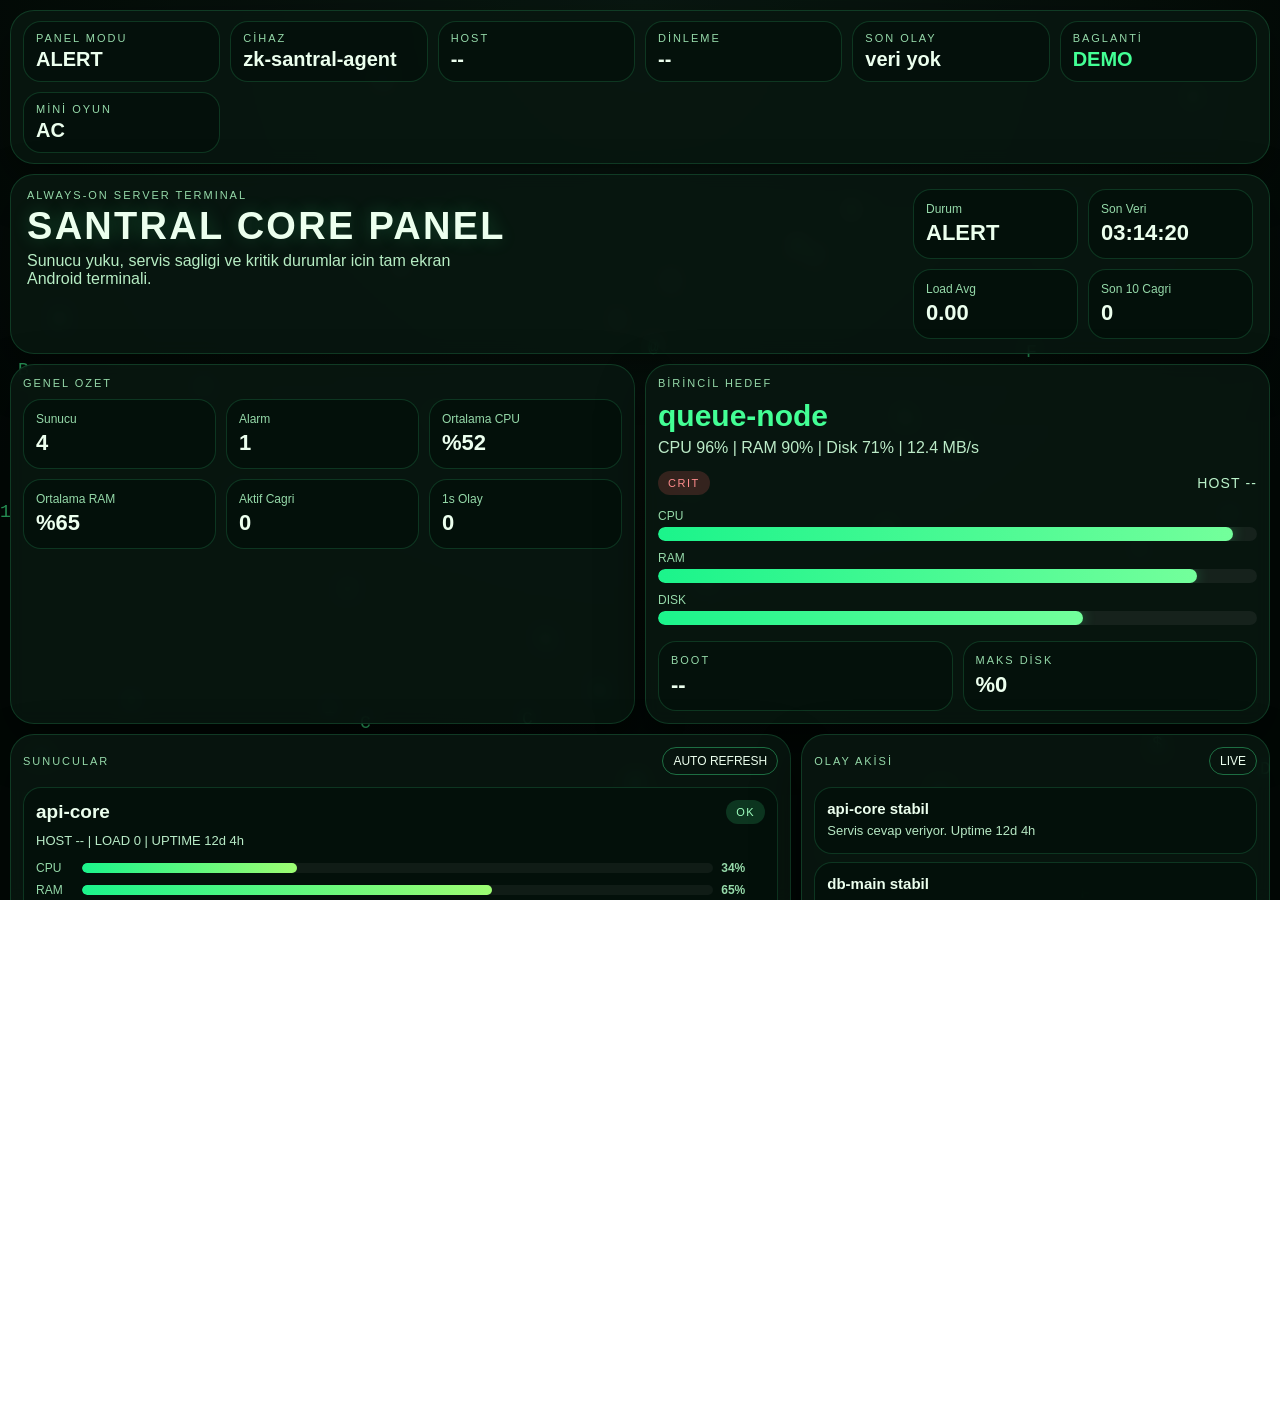
<file: android-agent/app/src/main/assets/dashboard/index.html>
<!doctype html>
<html lang="tr">
  <head>
    <meta charset="utf-8" />
    <meta
      name="viewport"
      content="width=device-width, initial-scale=1, maximum-scale=1, user-scalable=no"
    />
    <meta name="theme-color" content="#07110d" />
    <title>Santral Panel</title>
    <link rel="stylesheet" href="./styles.css" />
  </head>
  <body>
    <canvas id="bg"></canvas>

    <main class="shell">
      <section class="status-strip panel">
        <div class="strip-block">
          <span class="eyebrow">Panel Modu</span>
          <strong id="strip-mode">LIVE</strong>
        </div>
        <div class="strip-block">
          <span class="eyebrow">Cihaz</span>
          <strong id="strip-device">zk-santral-agent</strong>
        </div>
        <div class="strip-block">
          <span class="eyebrow">Host</span>
          <strong id="strip-host">--</strong>
        </div>
        <div class="strip-block">
          <span class="eyebrow">Dinleme</span>
          <strong id="strip-listening">--</strong>
        </div>
        <div class="strip-block">
          <span class="eyebrow">Son Olay</span>
          <strong id="strip-last-event">veri yok</strong>
        </div>
        <div class="strip-block strip-link">
          <span class="eyebrow">Baglanti</span>
          <strong id="link-state">DEMO</strong>
        </div>
        <button id="game-toggle" class="strip-block strip-button" type="button">
          <span class="eyebrow">Mini Oyun</span>
          <strong>AC</strong>
        </button>
      </section>

      <section class="hero panel">
        <div>
          <div class="eyebrow">ALWAYS-ON SERVER TERMINAL</div>
          <h1 id="hero-title">SANTRAL CORE PANEL</h1>
          <p class="copy">
            Sunucu yuku, servis sagligi ve kritik durumlar icin tam ekran
            Android terminali.
          </p>
        </div>
        <div class="hero-metrics">
          <div class="hero-chip">
            <span>Durum</span>
            <strong id="global-state">LIVE</strong>
          </div>
          <div class="hero-chip">
            <span>Son Veri</span>
            <strong id="last-updated">--:--:--</strong>
          </div>
          <div class="hero-chip">
            <span>Load Avg</span>
            <strong id="avg-load">0.00</strong>
          </div>
          <div class="hero-chip">
            <span>Son 10 Cagri</span>
            <strong id="recent-calls">0</strong>
          </div>
        </div>
      </section>

      <section class="top-grid">
        <article class="panel summary-panel">
          <span class="eyebrow">Genel Ozet</span>
          <div class="summary-grid">
            <div class="metric-card">
              <span>Sunucu</span>
              <strong id="server-count">0</strong>
            </div>
            <div class="metric-card">
              <span>Alarm</span>
              <strong id="critical-count">0</strong>
            </div>
            <div class="metric-card">
              <span>Ortalama CPU</span>
              <strong id="avg-cpu">%0</strong>
            </div>
            <div class="metric-card">
              <span>Ortalama RAM</span>
              <strong id="avg-ram">%0</strong>
            </div>
            <div class="metric-card">
              <span>Aktif Cagri</span>
              <strong id="active-calls">0</strong>
            </div>
            <div class="metric-card">
              <span>1s Olay</span>
              <strong id="events-hour">0</strong>
            </div>
          </div>
        </article>

        <article class="panel primary-panel">
          <span class="eyebrow">Birincil Hedef</span>
          <div id="primary-name" class="primary-name">Demo Sunucu</div>
          <div id="primary-meta" class="primary-meta">CPU 42% | RAM 58% | Disk 67%</div>
          <div class="primary-state-row">
            <div id="primary-state" class="server-state ok">OK</div>
            <div id="primary-host" class="primary-host">HOST --</div>
          </div>
          <div class="bar-group">
            <div class="bar-line">
              <label>CPU</label>
              <div class="bar"><i id="primary-cpu-bar"></i></div>
            </div>
            <div class="bar-line">
              <label>RAM</label>
              <div class="bar"><i id="primary-ram-bar"></i></div>
            </div>
            <div class="bar-line">
              <label>DISK</label>
              <div class="bar"><i id="primary-disk-bar"></i></div>
            </div>
          </div>
          <div class="primary-footer">
            <div>
              <span class="eyebrow">Boot</span>
              <strong id="boot-age">--</strong>
            </div>
            <div>
              <span class="eyebrow">Maks Disk</span>
              <strong id="max-disk">%0</strong>
            </div>
          </div>
        </article>
      </section>

      <section class="bottom-grid">
        <section class="panel servers-panel">
          <div class="panel-head">
            <span class="eyebrow">Sunucular</span>
            <span class="tag">AUTO REFRESH</span>
          </div>
          <div id="server-list" class="server-list"></div>
        </section>

        <section class="panel side-panel">
          <div class="panel-head">
            <span class="eyebrow">Olay Akisi</span>
            <span class="tag">LIVE</span>
          </div>
          <div id="event-stream" class="event-stream"></div>
        </section>
      </section>
    </main>

    <section id="game-modal" class="game-modal hidden">
      <div class="game-shell panel">
        <div class="game-head">
          <div>
            <span class="eyebrow">SANTRAL ARCADE</span>
            <h2>Snake</h2>
          </div>
          <button id="game-close" class="game-close" type="button">KAPAT</button>
        </div>
        <div class="game-hud">
          <div class="hud-card">
            <span class="eyebrow">Skor</span>
            <strong id="game-score">0</strong>
          </div>
          <div class="hud-card">
            <span class="eyebrow">En Iyi</span>
            <strong id="game-best">0</strong>
          </div>
          <div class="hud-card">
            <span class="eyebrow">Durum</span>
            <strong id="game-state">Hazir</strong>
          </div>
        </div>
        <canvas id="game-canvas" width="960" height="420"></canvas>
        <div class="game-help">
          Baslatmak icin dokun. Yonu degistirmek icin ekranda dokun ya da ok tuslarini kullan.
        </div>
      </div>
    </section>

    <script src="./app.js"></script>
  </body>
</html>
</file>
<file: android-agent/app/src/main/assets/dashboard/styles.css>
:root {
  --bg: #07110d;
  --panel: rgba(8, 23, 16, 0.88);
  --line: rgba(67, 255, 149, 0.16);
  --line-strong: rgba(67, 255, 149, 0.38);
  --text: #ecffee;
  --muted: #95d9a9;
  --accent: #43ff95;
  --warn: #ffb347;
  --danger: #ff6464;
  --shadow: 0 18px 48px rgba(0, 0, 0, 0.4);
}

* {
  box-sizing: border-box;
  user-select: none;
  -webkit-tap-highlight-color: transparent;
}

html,
body {
  margin: 0;
  width: 100%;
  height: 100%;
  overflow: hidden;
  background: radial-gradient(circle at top, #0b1b14, #030806 72%);
  color: var(--text);
  font-family: "Segoe UI", "Ubuntu", sans-serif;
}

body {
  position: relative;
}

#bg {
  position: fixed;
  inset: 0;
  width: 100%;
  height: 100%;
  z-index: 0;
}

.shell {
  position: relative;
  z-index: 1;
  display: grid;
  grid-template-rows: auto auto auto 1fr;
  gap: 10px;
  width: 100%;
  height: 100%;
  padding: 10px;
}

.panel {
  background: var(--panel);
  border: 1px solid var(--line);
  border-radius: 24px;
  box-shadow: var(--shadow);
  backdrop-filter: blur(8px);
}

.status-strip {
  display: grid;
  grid-template-columns: repeat(6, minmax(0, 1fr));
  gap: 10px;
  padding: 10px 12px;
}

.strip-block {
  min-width: 0;
  padding: 10px 12px;
  border-radius: 18px;
  border: 1px solid var(--line);
  background: rgba(4, 16, 10, 0.62);
}

.strip-block strong {
  display: block;
  margin-top: 4px;
  font-size: 20px;
  white-space: nowrap;
  overflow: hidden;
  text-overflow: ellipsis;
}

.strip-link strong {
  color: var(--accent);
}

.strip-button {
  appearance: none;
  cursor: pointer;
  text-align: left;
  color: var(--text);
  font: inherit;
}

.hero {
  display: flex;
  justify-content: space-between;
  gap: 14px;
  padding: 14px 16px;
}

.eyebrow {
  display: block;
  text-transform: uppercase;
  letter-spacing: 0.18em;
  color: var(--muted);
  font-size: 11px;
}

.hero h1 {
  margin: 8px 0 8px;
  font-size: 38px;
  line-height: 0.92;
  letter-spacing: 0.06em;
  text-shadow: 0 0 18px rgba(67, 255, 149, 0.22);
}

.copy {
  margin: 0;
  color: #b7edc4;
  max-width: 52ch;
}

.hero-metrics {
  display: grid;
  grid-template-columns: 1fr 1fr;
  gap: 10px;
  min-width: 340px;
}

.hero-chip,
.metric-card {
  padding: 12px;
  border-radius: 18px;
  border: 1px solid var(--line);
  background: rgba(4, 16, 10, 0.72);
}

.hero-chip span,
.metric-card span {
  display: block;
  color: var(--muted);
  font-size: 12px;
  margin-bottom: 4px;
}

.hero-chip strong,
.metric-card strong {
  font-size: 22px;
}

.top-grid {
  display: grid;
  grid-template-columns: 1fr 1fr;
  gap: 10px;
}

.summary-panel,
.primary-panel,
.servers-panel,
.side-panel {
  padding: 12px;
}

.summary-grid {
  margin-top: 10px;
  display: grid;
  grid-template-columns: 1fr 1fr 1fr;
  gap: 10px;
}

.primary-name {
  margin-top: 10px;
  font-size: 30px;
  font-weight: 800;
  color: var(--accent);
}

.primary-meta {
  margin-top: 6px;
  color: #bcebc8;
}

.primary-state-row {
  margin-top: 14px;
  display: flex;
  align-items: center;
  justify-content: space-between;
  gap: 10px;
}

.primary-host {
  color: #bbf3ca;
  font-size: 14px;
  letter-spacing: 0.08em;
}

.bar-group {
  margin-top: 14px;
  display: grid;
  gap: 10px;
}

.bar-line label {
  display: block;
  margin-bottom: 4px;
  color: var(--muted);
  font-size: 12px;
}

.bar {
  width: 100%;
  height: 14px;
  border-radius: 999px;
  background: rgba(255, 255, 255, 0.06);
  overflow: hidden;
}

.bar i {
  display: block;
  height: 100%;
  width: 10%;
  border-radius: inherit;
  background: linear-gradient(90deg, #1bf48b, #73ff9b);
  box-shadow: 0 0 14px rgba(67, 255, 149, 0.3);
}

.primary-footer {
  margin-top: 16px;
  display: grid;
  grid-template-columns: 1fr 1fr;
  gap: 10px;
}

.primary-footer > div {
  padding: 12px;
  border-radius: 18px;
  border: 1px solid var(--line);
  background: rgba(4, 16, 10, 0.64);
}

.primary-footer strong {
  display: block;
  margin-top: 6px;
  font-size: 22px;
}

.bottom-grid {
  min-height: 0;
  display: grid;
  grid-template-columns: 1.5fr 0.9fr;
  gap: 10px;
}

.panel-head {
  display: flex;
  align-items: center;
  justify-content: space-between;
}

.tag {
  padding: 6px 10px;
  border-radius: 999px;
  border: 1px solid var(--line-strong);
  color: var(--text);
  font-size: 12px;
}

.server-list,
.event-stream {
  margin-top: 12px;
  min-height: 0;
  max-height: 100%;
  overflow: auto;
  display: flex;
  flex-direction: column;
  gap: 8px;
}

.server-card,
.event-card {
  border: 1px solid var(--line);
  border-radius: 18px;
  background: rgba(4, 16, 10, 0.72);
  padding: 12px;
}

.server-top {
  display: flex;
  align-items: center;
  justify-content: space-between;
  gap: 10px;
}

.server-name {
  font-size: 19px;
  font-weight: 700;
}

.server-state {
  padding: 6px 10px;
  border-radius: 999px;
  font-size: 11px;
  letter-spacing: 0.14em;
}

.server-state.ok {
  background: rgba(67, 255, 149, 0.16);
  color: #9dffbe;
}

.server-state.warn {
  background: rgba(255, 179, 71, 0.18);
  color: #ffc56d;
}

.server-state.crit {
  background: rgba(255, 100, 100, 0.18);
  color: #ff8d8d;
}

.server-meta {
  margin-top: 8px;
  color: #b9ebc7;
  line-height: 1.45;
  font-size: 13px;
}

.mini-bars {
  margin-top: 10px;
  display: grid;
  gap: 8px;
}

.mini-row {
  display: grid;
  grid-template-columns: 38px 1fr 44px;
  gap: 8px;
  align-items: center;
  color: var(--muted);
  font-size: 12px;
}

.mini-track {
  width: 100%;
  height: 10px;
  border-radius: 999px;
  background: rgba(255, 255, 255, 0.05);
  overflow: hidden;
}

.mini-fill {
  height: 100%;
  border-radius: inherit;
  background: linear-gradient(90deg, #1bf48b, #9dfd73);
}

.event-card strong {
  display: block;
  margin-bottom: 4px;
  font-size: 15px;
}

.event-card span {
  color: #b6e7c3;
  line-height: 1.45;
  font-size: 13px;
}

.game-modal {
  position: fixed;
  inset: 0;
  z-index: 6;
  display: grid;
  place-items: center;
  padding: 24px;
  background: rgba(2, 8, 5, 0.92);
  backdrop-filter: blur(8px);
}

.game-modal.hidden {
  display: none;
}

.game-shell {
  width: min(1120px, 100%);
  padding: 16px;
}

.game-head {
  display: flex;
  align-items: center;
  justify-content: space-between;
  gap: 12px;
  margin-bottom: 12px;
}

.game-head h2 {
  margin: 6px 0 0;
  font-size: 34px;
  letter-spacing: 0.08em;
}

.game-close {
  appearance: none;
  border: 1px solid var(--line-strong);
  background: rgba(255, 255, 255, 0.04);
  color: var(--text);
  border-radius: 14px;
  padding: 12px 16px;
  font: inherit;
}

.game-hud {
  display: grid;
  grid-template-columns: repeat(3, minmax(0, 1fr));
  gap: 10px;
  margin-bottom: 12px;
}

.hud-card {
  padding: 12px;
  border-radius: 18px;
  border: 1px solid var(--line);
  background: rgba(4, 16, 10, 0.62);
}

.hud-card strong {
  display: block;
  margin-top: 4px;
  font-size: 24px;
}

#game-canvas {
  width: 100%;
  aspect-ratio: 16 / 7;
  border-radius: 20px;
  border: 1px solid var(--line);
  background:
    radial-gradient(circle at 20% 0%, rgba(67, 255, 149, 0.12), transparent 40%),
    linear-gradient(180deg, #07110d 0%, #020604 100%);
  display: block;
}

.game-help {
  margin-top: 12px;
  color: #b8ebc4;
  font-size: 14px;
}

@media (max-width: 1100px) {
  .status-strip {
    grid-template-columns: repeat(3, minmax(0, 1fr));
  }

  .hero {
    flex-direction: column;
  }

  .hero-metrics,
  .top-grid,
  .bottom-grid {
    grid-template-columns: 1fr;
  }

  .game-hud {
    grid-template-columns: 1fr;
  }
}
</file>
